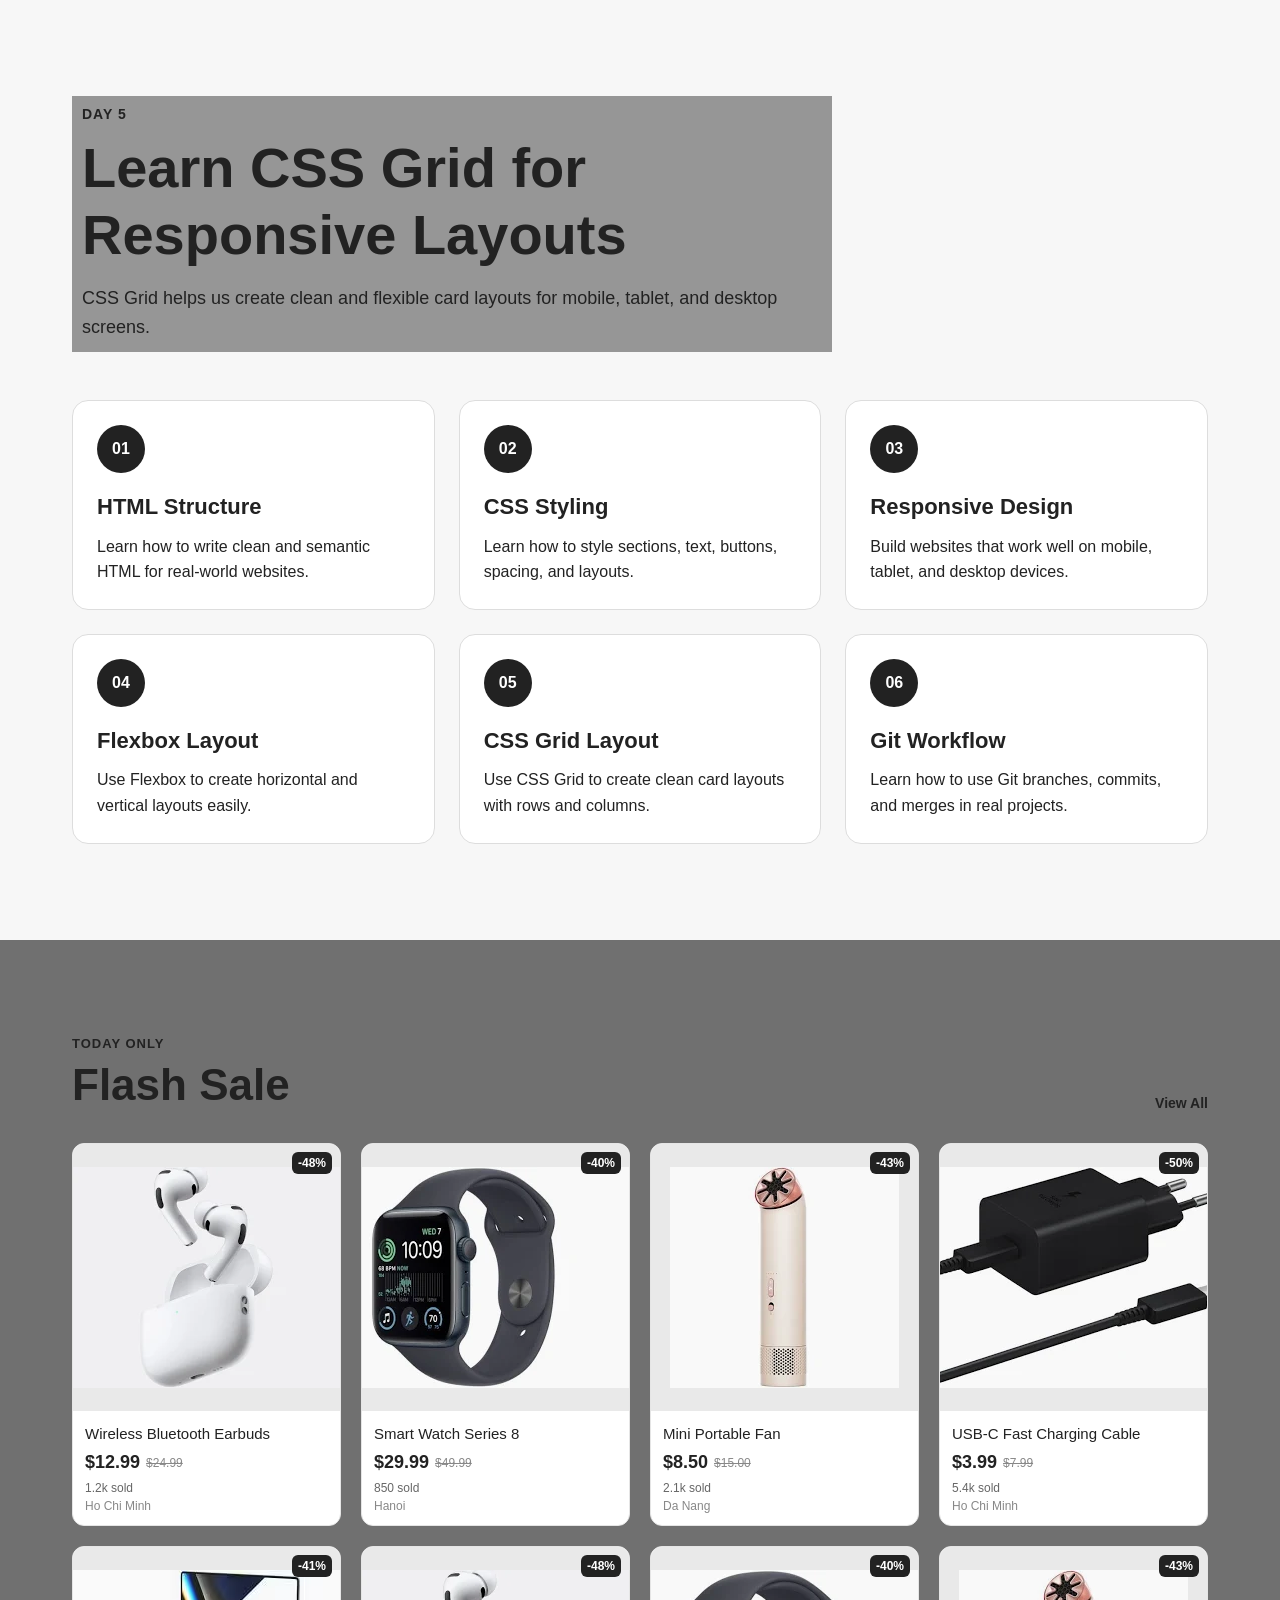
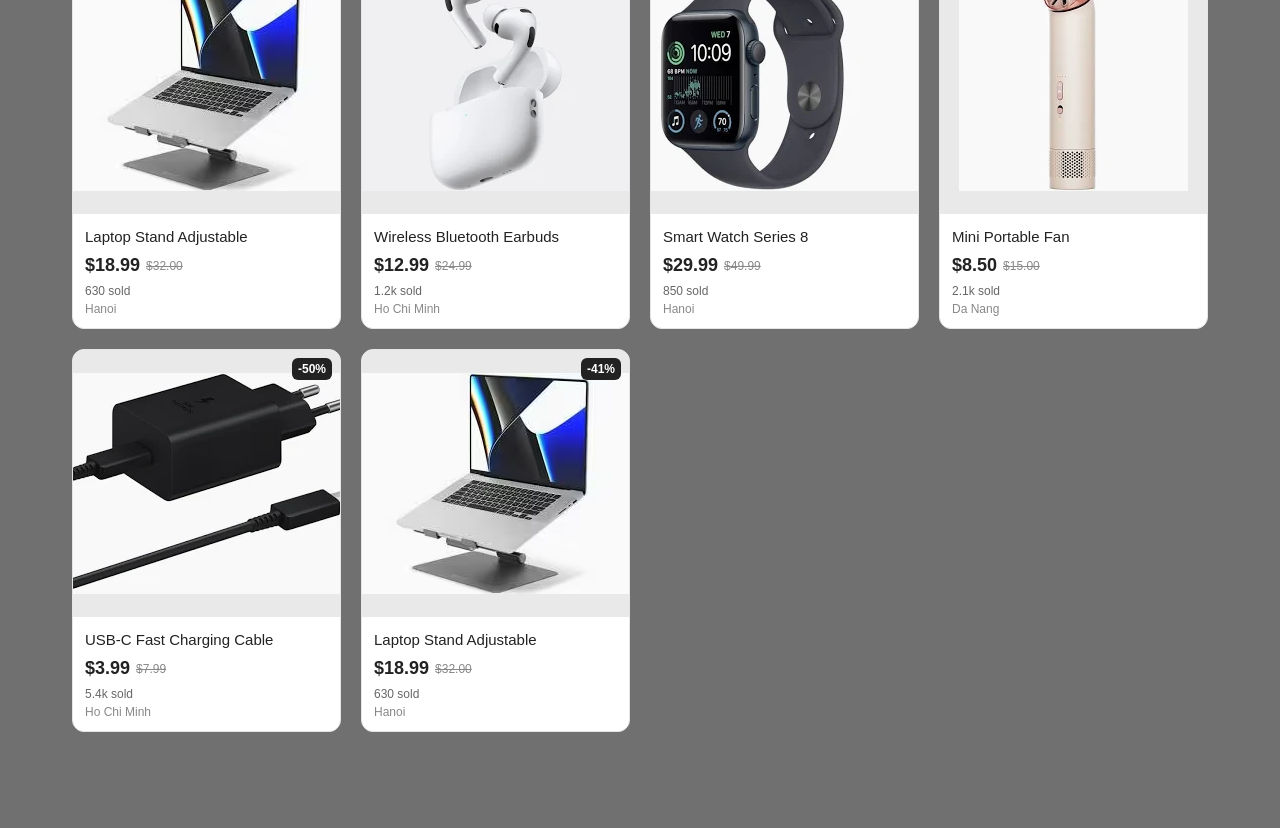
<file: Day 5/index.html>
<!DOCTYPE html>
<html lang="en">
<head>
    <meta charset="UTF-8">
    <meta name="viewport" content="width=device-width, initial-scale=1.0">
    <link rel="stylesheet" href="css/style.css">
    <title>Day 5 - CSS Grid</title>
</head>
<body>
    <section class="courses-section section-padding">
        <div class="container">
            <div class="courses-section__header">
                <p class="courses-section__label">Day 5</p>
                <h1 class="courses-section__title">
                    Learn CSS Grid for Responsive Layouts
                </h1>
                <p class="courses-section__text">
                    CSS Grid helps us create clean and flexible card layouts for mobile, tablet, and desktop screens.
                </p>
            </div>
            <div class="courses-section__grid">
                <!-- 1 -->
                <article class="course-card">
                    <div class="course-card__number">01</div>
                    <h2 class="course-card__title">HTML Structure</h2>
                    <p class="course-card__text">
                        Learn how to write clean and semantic HTML for real-world websites.
                    </p>
                </article>
                <!-- 2 -->
                <article class="course-card">
                    <div class="course-card__number">02</div>
                    <h2 class="course-card__title">CSS Styling</h2>
                    <p class="course-card__text">
                        Learn how to style sections, text, buttons, spacing, and layouts.
                    </p>
                </article>
                <!-- 3 -->
                <article class="course-card">
                    <div class="course-card__number">03</div>
                    <h2 class="course-card__title">Responsive Design</h2>
                    <p class="course-card__text">
                        Build websites that work well on mobile, tablet, and desktop devices.
                    </p>
                </article>
                <!-- 4 -->
                <article class="course-card">
                    <div class="course-card__number">04</div>
                    <h2 class="course-card__title">Flexbox Layout</h2>
                    <p class="course-card__text">
                        Use Flexbox to create horizontal and vertical layouts easily.
                    </p>
                </article>
                <!-- 5 -->
                <article class="course-card">
                    <div class="course-card__number">05</div>
                    <h2 class="course-card__title">CSS Grid Layout</h2>
                    <p class="course-card__text">
                        Use CSS Grid to create clean card layouts with rows and columns.
                    </p>
                </article>
                <!-- 6 -->
                <article class="course-card">
                    <div class="course-card__number">06</div>
                    <h2 class="course-card__title">Git Workflow</h2>
                    <p class="course-card__text">
                        Learn how to use Git branches, commits, and merges in real projects.
                    </p>
                </article>
            </div>
        </div>
    </section>
    
    <section class="flash-sale section-padding">
        <div class="container">
            <div class="flash-sale__header">
                <div>
                    <p class="flash-sale__label">Today Only</p>
                    <h1 class="flash-sale__title">Flash Sale</h1>
                </div>
                <a href="#" class="flash-sale__link">View All</a>
            </div>

            <div class="flash-sale__grid">
                <!-- 1 -->
                <article class="product-card">
                    <div class="product-card__image">
                    <span class="product-card__discount">-48%</span>
                    <div class="product-card__placeholder">
                        <img src="[data-uri]" alt="">
                    </div>
                    </div>

                    <div class="product-card__content">
                    <h2 class="product-card__title">Wireless Bluetooth Earbuds</h2>

                    <div class="product-card__price-row">
                        <span class="product-card__price">$12.99</span>
                        <span class="product-card__old-price">$24.99</span>
                    </div>

                    <p class="product-card__sold">1.2k sold</p>
                    <p class="product-card__location">Ho Chi Minh</p>
                    </div>
                </article>
                <!-- 2 -->
                <article class="product-card">
                    <div class="product-card__image">
                    <span class="product-card__discount">-40%</span>
                    <div class="product-card__placeholder"><img src="[data-uri]" alt=""></div>
                    </div>

                    <div class="product-card__content">
                    <h2 class="product-card__title">Smart Watch Series 8</h2>

                    <div class="product-card__price-row">
                        <span class="product-card__price">$29.99</span>
                        <span class="product-card__old-price">$49.99</span>
                    </div>

                    <p class="product-card__sold">850 sold</p>
                    <p class="product-card__location">Hanoi</p>
                    </div>
                </article>
                <!-- 3 -->
                <article class="product-card">
                    <div class="product-card__image">
                    <span class="product-card__discount">-43%</span>
                    <div class="product-card__placeholder"><img src="[data-uri]" alt=""></div>
                    </div>

                    <div class="product-card__content">
                    <h2 class="product-card__title">Mini Portable Fan</h2>

                    <div class="product-card__price-row">
                        <span class="product-card__price">$8.50</span>
                        <span class="product-card__old-price">$15.00</span>
                    </div>

                    <p class="product-card__sold">2.1k sold</p>
                    <p class="product-card__location">Da Nang</p>
                    </div>
                </article>
                <!-- 4 -->
                <article class="product-card">
                    <div class="product-card__image">
                    <span class="product-card__discount">-50%</span>
                    <div class="product-card__placeholder"><img src="[data-uri]" alt=""></div>
                    </div>

                    <div class="product-card__content">
                    <h2 class="product-card__title">USB-C Fast Charging Cable</h2>

                    <div class="product-card__price-row">
                        <span class="product-card__price">$3.99</span>
                        <span class="product-card__old-price">$7.99</span>
                    </div>

                    <p class="product-card__sold">5.4k sold</p>
                    <p class="product-card__location">Ho Chi Minh</p>
                    </div>
                </article>
                <!-- 5 -->
                <article class="product-card">
                    <div class="product-card__image">
                    <span class="product-card__discount">-41%</span>
                    <div class="product-card__placeholder"><img src="[data-uri]" alt=""></div>
                    </div>

                    <div class="product-card__content">
                    <h2 class="product-card__title">Laptop Stand Adjustable</h2>

                    <div class="product-card__price-row">
                        <span class="product-card__price">$18.99</span>
                        <span class="product-card__old-price">$32.00</span>
                    </div>

                    <p class="product-card__sold">630 sold</p>
                    <p class="product-card__location">Hanoi</p>
                    </div>
                </article>
                <!-- 6 -->
                <article class="product-card">
                    <div class="product-card__image">
                    <span class="product-card__discount">-48%</span>
                    <div class="product-card__placeholder">
                        <img src="[data-uri]" alt="">
                    </div>
                    </div>

                    <div class="product-card__content">
                    <h2 class="product-card__title">Wireless Bluetooth Earbuds</h2>

                    <div class="product-card__price-row">
                        <span class="product-card__price">$12.99</span>
                        <span class="product-card__old-price">$24.99</span>
                    </div>

                    <p class="product-card__sold">1.2k sold</p>
                    <p class="product-card__location">Ho Chi Minh</p>
                    </div>
                </article>
                <!-- 7 -->
                <article class="product-card">
                    <div class="product-card__image">
                    <span class="product-card__discount">-40%</span>
                    <div class="product-card__placeholder"><img src="[data-uri]" alt=""></div>
                    </div>

                    <div class="product-card__content">
                    <h2 class="product-card__title">Smart Watch Series 8</h2>

                    <div class="product-card__price-row">
                        <span class="product-card__price">$29.99</span>
                        <span class="product-card__old-price">$49.99</span>
                    </div>

                    <p class="product-card__sold">850 sold</p>
                    <p class="product-card__location">Hanoi</p>
                    </div>
                </article>
                <!-- 8 -->
                <article class="product-card">
                    <div class="product-card__image">
                    <span class="product-card__discount">-43%</span>
                    <div class="product-card__placeholder"><img src="[data-uri]" alt=""></div>
                    </div>

                    <div class="product-card__content">
                    <h2 class="product-card__title">Mini Portable Fan</h2>

                    <div class="product-card__price-row">
                        <span class="product-card__price">$8.50</span>
                        <span class="product-card__old-price">$15.00</span>
                    </div>

                    <p class="product-card__sold">2.1k sold</p>
                    <p class="product-card__location">Da Nang</p>
                    </div>
                </article>
                <!-- 9 -->
                <article class="product-card">
                    <div class="product-card__image">
                    <span class="product-card__discount">-50%</span>
                    <div class="product-card__placeholder"><img src="[data-uri]" alt=""></div>
                    </div>

                    <div class="product-card__content">
                    <h2 class="product-card__title">USB-C Fast Charging Cable</h2>

                    <div class="product-card__price-row">
                        <span class="product-card__price">$3.99</span>
                        <span class="product-card__old-price">$7.99</span>
                    </div>

                    <p class="product-card__sold">5.4k sold</p>
                    <p class="product-card__location">Ho Chi Minh</p>
                    </div>
                </article>
                <!-- 10 -->
                <article class="product-card">
                    <div class="product-card__image">
                    <span class="product-card__discount">-41%</span>
                    <div class="product-card__placeholder"><img src="[data-uri]" alt=""></div>
                    </div>

                    <div class="product-card__content">
                    <h2 class="product-card__title">Laptop Stand Adjustable</h2>

                    <div class="product-card__price-row">
                        <span class="product-card__price">$18.99</span>
                        <span class="product-card__old-price">$32.00</span>
                    </div>

                    <p class="product-card__sold">630 sold</p>
                    <p class="product-card__location">Hanoi</p>
                    </div>
                </article>
            </div>
        </div>
    </section>
</body>
</html>
</file>
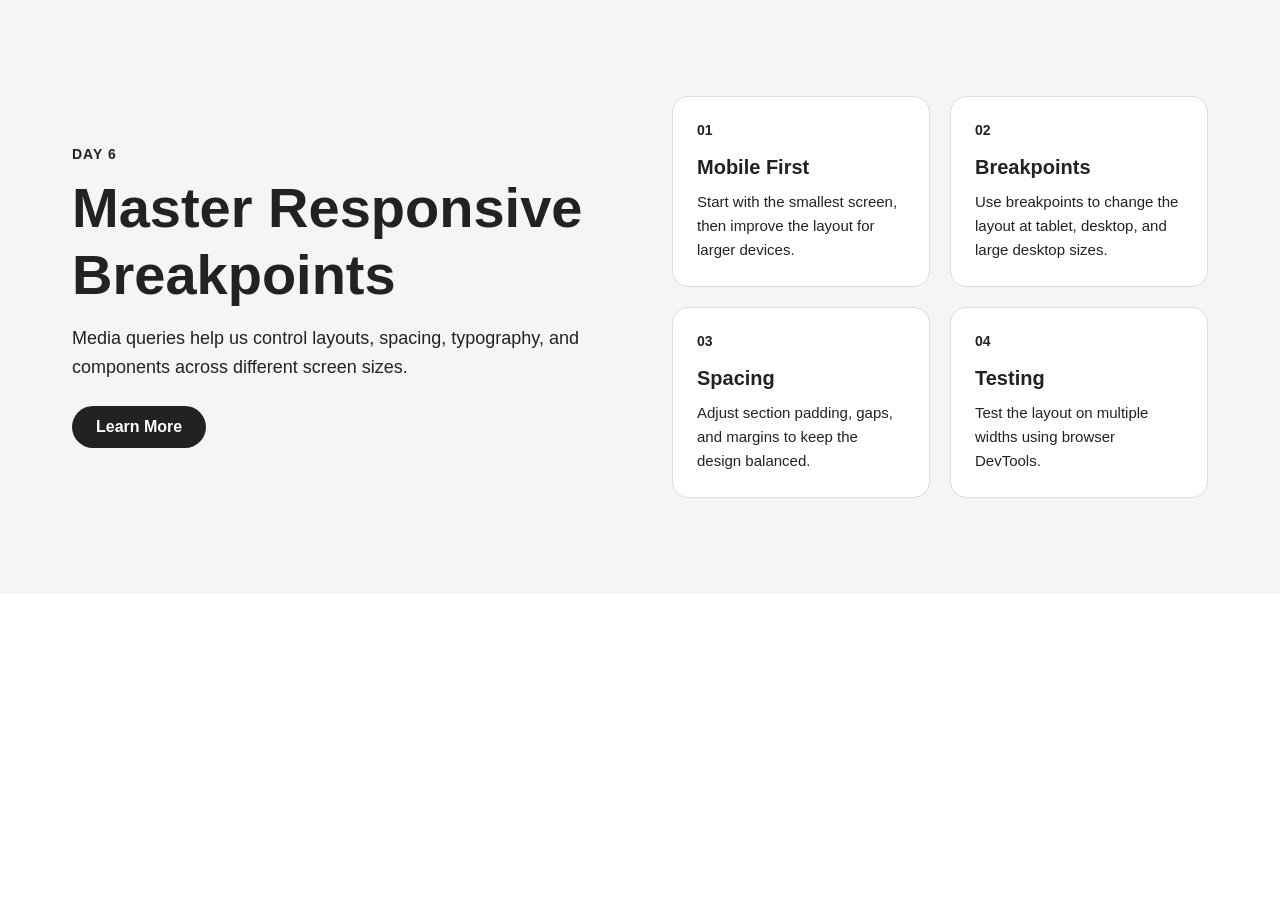
<file: Day 6/index.html>
<!DOCTYPE html>
<html lang="en">
<head>
    <meta charset="UTF-8" />
    <meta name="viewport" content="width=device-width, initial-scale=1.0" />

    <title>Day 6 - Media Queries</title>

    <link rel="stylesheet" href="css/style.css" />
</head>
<body>

    <section class="promo-section section-padding">
        <div class="container">
        <div class="promo-section__inner">
            <div class="promo-section__content">
            <p class="promo-section__label">Day 6</p>

            <h1 class="promo-section__title">
                Master Responsive Breakpoints
            </h1>

            <p class="promo-section__text">
                Media queries help us control layouts, spacing, typography, and components across different screen sizes.
            </p>

            <a href="#" class="promo-section__button">
                Learn More
            </a>
            </div>

            <div class="promo-section__grid">
            <article class="promo-card">
                <span class="promo-card__number">01</span>
                <h2 class="promo-card__title">Mobile First</h2>
                <p class="promo-card__text">
                Start with the smallest screen, then improve the layout for larger devices.
                </p>
            </article>

            <article class="promo-card">
                <span class="promo-card__number">02</span>
                <h2 class="promo-card__title">Breakpoints</h2>
                <p class="promo-card__text">
                Use breakpoints to change the layout at tablet, desktop, and large desktop sizes.
                </p>
            </article>

            <article class="promo-card">
                <span class="promo-card__number">03</span>
                <h2 class="promo-card__title">Spacing</h2>
                <p class="promo-card__text">
                Adjust section padding, gaps, and margins to keep the design balanced.
                </p>
            </article>

            <article class="promo-card">
                <span class="promo-card__number">04</span>
                <h2 class="promo-card__title">Testing</h2>
                <p class="promo-card__text">
                Test the layout on multiple widths using browser DevTools.
                </p>
            </article>
            </div>
        </div>
        </div>
    </section>

</body>
</html>
</file>
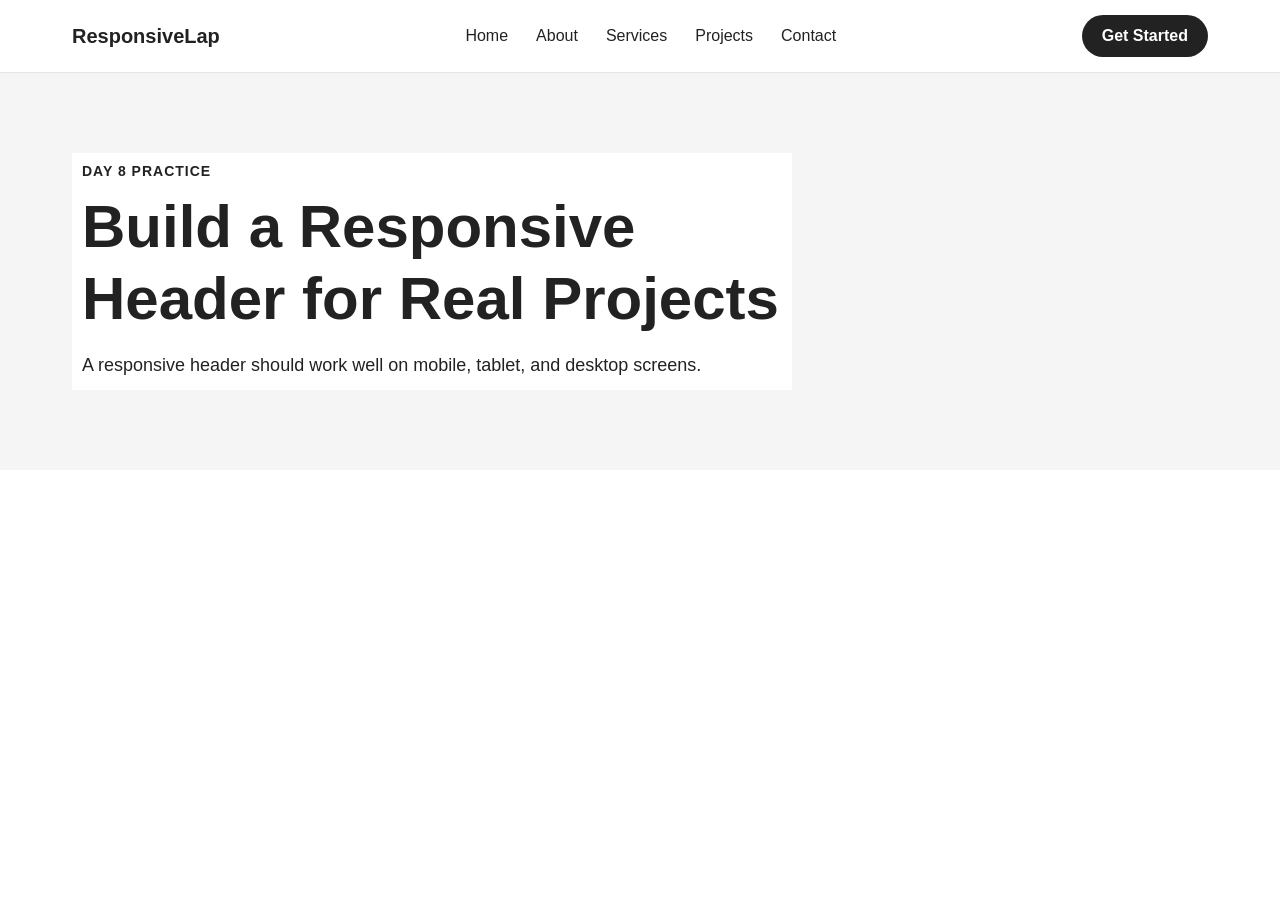
<file: Day 8/index.html>
<!DOCTYPE html>
<html lang="en">
<head>
    <meta charset="UTF-8">
    <meta name="viewport" content="width=device-width, initial-scale=1.0">
    <link rel="stylesheet" href="css/style.css">
    <title>Day 8 - Responsive header nav</title>
</head>
<body>
    <header class="site-header">
        <div class="container">
            <div class="site-header__inner">
                <!-- LOGO -->
                <a href="" class="site-header__logo">
                    ResponsiveLap
                </a>
                <!-- hambuger -->
                <button 
                    class="site-header__toggle" 
                    type="button"
                    aria-label="Open navigation menu"
                    aria-expanded="false"
                    >
                    <span></span>
                    <span></span>
                    <span></span>
                </button>
                <nav class="site-header__nav" aria-label="Main-navigation">
                    <a href="#" class="site-header__link">Home</a>
                    <a href="#" class="site-header__link">About</a>
                    <a href="#" class="site-header__link">Services</a>
                    <a href="#" class="site-header__link">Projects</a>
                    <a href="#" class="site-header__link">Contact</a>
                </nav>
                <a href="" class="site-header__button">
                    Get Started
                </a>
            </div>
        </div>
    </header>
    <main>
        <section class="hero-section section-padding">
        <div class="container">
            <div class="hero-section__content">
                <p class="hero-section__label">Day 8 Practice</p>
                <h1 class="hero-section__title">
                    Build a Responsive Header for Real Projects
                </h1>
                <p class="hero-section__text">
                    A responsive header should work well on mobile, tablet, and desktop screens.
                </p>
            </div>
        </div>
        </section>
    </main>
    <script src="js/main.js"></script>
</body>
</html>
</file>
<file: Day 5/css/style.css>
*,
    *::before,
    *::after {
    box-sizing: border-box;
    margin: 0;
    padding: 0;
    }

    body {
    font-family: Arial, Helvetica, sans-serif;
    color: #222;
    background-color: #fff;
    }

    a {
    color: inherit;
    }

    /* =========================
    Container
    ========================= */
    .container {
    width: 100%;
    max-width: 1200px;
    margin: 0 auto;
    padding: 0 16px;
    }

    /* =========================
    Section spacing
    ========================= */
    .section-padding {
    padding: 48px 0;
    }

.courses-section {
    background-color: #f7f7f7;
}
.courses-section__header {
    max-width: 760px;
    margin-bottom: 32px;
    background-color: #969696;
    padding: 10px;
}
.courses-section__label {
    margin-bottom: 12px;
    font-size: 14px;
    font-weight: 700;
    text-transform: uppercase;
    letter-spacing: 1px;
}
.courses-section__title {
    margin-bottom: 16px;
    font-size: 32px;
    line-height: 1.2;
}
.courses-section__text {
    font-size: 16px;
    line-height: 1.6;
}
.courses-section__grid {
    display: grid;
    grid-template-columns: 1fr;
    gap: 24px;
}
.course-card {
    padding: 24px;
    border: 1px solid #ddd;
    border-radius: 16px;
    background-color: #fff;
}
.course-card__number {
    display: inline-flex;
    align-items: center;
    justify-content: center;
    width: 48px;
    height: 48px;
    margin-bottom: 20px;
    border-radius: 50%;
    background-color: #222;
    color: #fff;
    font-size: 16px;
    font-weight: 700;
}
.course-card__title {
    margin-bottom: 12px;
    font-size: 22px;
    line-height: 1.3;
}

.course-card__text {
    font-size: 16px;
    line-height: 1.6;
}
.flash-sale {
    background-color: #707070;
}
.flash-sale__header {
    display: flex;
    align-items: flex-end;
    justify-content: space-between;
    gap: 16px;
    margin-bottom: 24px;
}
.flash-sale__label {
    margin-bottom: 8px;
    font-size: 13px;
    font-weight: 700;
    text-transform: uppercase;
    letter-spacing: 1px;
}
.flash-sale__title {
    font-size: 28px;
    line-height: 1.2;
}
.flash-sale__link {
    font-size: 14px;
    font-weight: 700;
    text-decoration: none;
}
.flash-sale__grid {
    display: grid;
    grid-template-columns: repeat(2, 1fr);
    gap: 12px;
}
.product-card {
    overflow: hidden;
    border-radius: 12px;
    background-color: #fff;
    border: 1px solid #e5e5e5;
}
.product-card__image {
    position: relative;
    background-color: #e9e9e9;
}
.product-card__placeholder {
    display: flex;
    align-items: center;
    justify-content: center;
    aspect-ratio: 1 / 1;
    font-size: 14px;
    font-weight: 700;
    color: #666;
}
.product-card__discount {
    position: absolute;
    top: 8px;
    right: 8px;
    z-index: 1;

    padding: 4px 6px;
    border-radius: 6px;

    background-color: #222;
    color: #fff;

    font-size: 12px;
    font-weight: 700;
}
.product-card__content {
    padding: 10px;
}

.product-card__title {
    margin-bottom: 8px;
    font-size: 14px;
    line-height: 1.4;
    font-weight: 500;
    overflow: hidden;
}

.product-card__price-row {
    display: flex;
    align-items: center;
    gap: 6px;
    flex-wrap: wrap;
    margin-bottom: 8px;
}

.product-card__price {
    font-size: 16px;
    font-weight: 700;
}

.product-card__old-price {
    font-size: 12px;
    color: #888;
    text-decoration: line-through;
}
.product-card__sold {
    margin-bottom: 4px;
    font-size: 12px;
    color: #666;
}

.product-card__location {
    font-size: 12px;
    color: #888;
}

@media (min-width: 768px) {
    .container {
        padding: 0 24px;
    }

    .section-padding {
        padding: 72px 0;
    }

    .courses-section__header {
        margin-bottom: 40px;
    }

    .courses-section__title {
        font-size: 44px;
    }

    .courses-section__text {
        font-size: 18px;
    }

    .courses-section__grid {
        grid-template-columns: repeat(2, 1fr);
    }
    .flash-sale__header {
        margin-bottom: 32px;
    }
    .flash-sale__title {
        font-size: 36px;
    }
    .flash-sale__grid {
        grid-template-columns: repeat(3, 1fr);
        gap: 16px;
    }
    .product-card__content {
        padding: 12px;
    }

    .product-card__title {
        font-size: 15px;
    }

    .product-card__price {
        font-size: 18px;
    }
}
@media (min-width: 1024px) {
    .container {
        padding: 0 32px;
    }

    .section-padding {
        padding: 96px 0;
    }

    .courses-section__header {
        margin-bottom: 48px;
    }

    .courses-section__title {
        font-size: 56px;
    }

    .courses-section__grid {
        grid-template-columns: repeat(3, 1fr);
    }
    .flash-sale__title {
        font-size: 44px;
    }
    .flash-sale__grid {
        grid-template-columns: repeat(4, 1fr);
        gap: 20px;
    }
    .product-card {
        transition: transform 0.2s ease, box-shadow 0.2s ease;
    }
}

/* =========================
    Large Desktop: >= 1440px
========================= */
@media (min-width: 1440px) {
    .flash-sale__grid {
        grid-template-columns: repeat(5, 1fr);
    }
}
</file>
<file: Day 6/css/style.css>
/* =========================
    Base Reset
    ========================= */
    *,
    *::before,
    *::after {
    box-sizing: border-box;
    margin: 0;
    padding: 0;
    }

    body {
    font-family: Arial, Helvetica, sans-serif;
    color: #222;
    background-color: #fff;
    }

    a {
    color: inherit;
    }

    /* =========================
    Container
    ========================= */
    .container {
    width: 100%;
    max-width: 1200px;
    margin: 0 auto;
    padding: 0 16px;
    }

    /* =========================
    Section Spacing
    ========================= */
    .section-padding {
    padding: 48px 0;
    }

    /* =========================
    Promo Section
    ========================= */
    .promo-section {
    background-color: #f5f5f5;
    }

    .promo-section__inner {
    display: flex;
    flex-direction: column;
    gap: 32px;
    }

    .promo-section__content {
    max-width: 640px;
    }

    .promo-section__label {
    margin-bottom: 12px;
    font-size: 14px;
    font-weight: 700;
    text-transform: uppercase;
    letter-spacing: 1px;
    }

    .promo-section__title {
    margin-bottom: 16px;
    font-size: 32px;
    line-height: 1.2;
    }

    .promo-section__text {
    margin-bottom: 24px;
    font-size: 16px;
    line-height: 1.6;
    }

    .promo-section__button {
    display: inline-block;
    padding: 12px 24px;
    border-radius: 999px;
    background-color: #222;
    color: #fff;
    text-decoration: none;
    font-weight: 700;
    }

    /* =========================
    Promo Grid
    ========================= */
    .promo-section__grid {
    display: grid;
    grid-template-columns: 1fr;
    gap: 16px;
    }

    .promo-card {
    padding: 20px;
    border: 1px solid #ddd;
    border-radius: 16px;
    background-color: #fff;
    }

    .promo-card__number {
    display: inline-block;
    margin-bottom: 16px;
    font-size: 14px;
    font-weight: 700;
    }

    .promo-card__title {
    margin-bottom: 10px;
    font-size: 20px;
    line-height: 1.3;
    }

    .promo-card__text {
    font-size: 15px;
    line-height: 1.6;
    }

    /* =========================
    Tablet: >= 768px
    ========================= */
    @media (min-width: 768px) {
    .container {
        padding: 0 24px;
    }

    .section-padding {
        padding: 72px 0;
    }

    .promo-section__inner {
        gap: 40px;
    }

    .promo-section__title {
        font-size: 44px;
    }

    .promo-section__text {
        font-size: 18px;
    }

    .promo-section__grid {
        grid-template-columns: repeat(2, 1fr);
        gap: 20px;
    }

    .promo-card {
        padding: 24px;
    }
    }

    /* =========================
    Desktop: >= 1024px
    ========================= */
    @media (min-width: 1024px) {
    .container {
        padding: 0 32px;
    }

    .section-padding {
        padding: 96px 0;
    }

    .promo-section__inner {
        flex-direction: row;
        align-items: center;
        gap: 64px;
    }

    .promo-section__content,
    .promo-section__grid {
        flex: 1;
    }

    .promo-section__title {
        font-size: 56px;
    }
    }

    /* =========================
    Large Desktop: >= 1440px
    ========================= */
    @media (min-width: 1440px) {
    .promo-section__inner {
        gap: 80px;
    }
    }
</file>
<file: Day 8/css/style.css>
/* =========================
    Base Reset
    ========================= */
    *,
    *::before,
    *::after {
    box-sizing: border-box;
    margin: 0;
    padding: 0;
    }

    body {
    font-family: Arial, Helvetica, sans-serif;
    color: #222;
    background-color: #fff;
    }

    a {
    color: inherit;
    text-decoration: none;
    }

    button {
    font: inherit;
    }

    /* =========================
    Container
    ========================= */
    .container {
    width: 100%;
    max-width: 1200px;
    margin: 0 auto;
    padding: 0 16px;
    }

    /* =========================
    Section Spacing
    ========================= */
    .section-padding {
    padding: 64px 0;
    }
    /* Img */
    img {
        display: block;
        width: 100%;
        height: auto;
    }

    /* HEADER */
    .site-header {
        position: relative;
        z-index: 999;
        background-color: #fff;
        border-bottom: 1px solid #e5e5e5;
    }
    .site-header__inner {
        display: flex;
        align-items: center;
        justify-content: space-between;
        min-height: 72px;
        gap: 24px;
    }
    .site-header__logo {
        font-size: 20px;
        font-weight: 700;
    }
    /* =========================
    Mobile Toggle Button
    ========================= */
    .site-header__toggle {
        display: flex;
        flex-direction: column;
        justify-content: center;
        gap: 5px;

        width: 44px;
        height: 44px;

        border: 1px solid #ddd;
        border-radius: 8px;
        background-color: #fff;
        cursor: pointer;
    }

    .site-header__toggle span {
        display: block;
        width: 20px;
        height: 2px;
        margin: 0 auto;
        background-color: #222;
    }

    /* =========================
    Mobile Navigation
    ========================= */
    .site-header__nav {
        position: absolute;
        top: 100%;
        left: 16px;
        right: 16px;
        display: none;
        flex-direction: column;
        gap: 16px;
        padding: 20px;
        border: 1px solid #e5e5e5;
        border-radius: 12px;
        background-color: #fff;
        box-shadow: 0 12px 30px rgba(0, 0, 0, 0.08);
    }

    .site-header__nav.is-open {
        display: flex;
    }

    .site-header__link {
        font-size: 16px;
        font-weight: 500;
    }

    .site-header__button {
        display: none;
    }
    /* =========================
        Hero Section
    ========================= */
    .hero-section {
        background-color: #f5f5f5;
    }
    .hero-section__content {
        max-width: 720px;
        background-color: #fff;
        padding: 10px;
    }
    .hero-section__label {
        margin-bottom: 12px;
        font-size: 14px;
        font-weight: 700;
        text-transform: uppercase;
        letter-spacing: 1px;
    }
    .hero-section__title {
        margin-bottom: 16px;
        font-size: 36px;
        line-height: 1.2;
    }
    .hero-section__text {
        font-size: 16px;
        line-height: 1.6;
    }
    /* =========================
        Tablet: >= 768px
    ========================= */
@media (min-width: 768px) {
    .container {
        padding: 0 24px;
    }
    .section-padding {
        padding: 80px 0;
    }

    .hero-section__title {
        font-size: 48px;
    }

    .hero-section__text {
        font-size: 18px;
    }
}
/* =========================
    Desktop: >= 1024px
========================= */
@media (min-width: 1024px) {
    .container {
        padding: 0 32px;
    }

    .site-header__toggle {
        display: none;
    }

    .site-header__nav {
        position: static;

        display: flex;
        flex-direction: row;
        align-items: center;
        gap: 28px;

        padding: 0;
        border: 0;
        border-radius: 0;
        background-color: transparent;
        box-shadow: none;
    }

    .site-header__button {
        display: inline-block;
        padding: 12px 20px;
        border-radius: 999px;
        background-color: #222;
        color: #fff;
        font-weight: 700;
    }

    .hero-section__title {
        font-size: 60px;
    }
}
</file>
